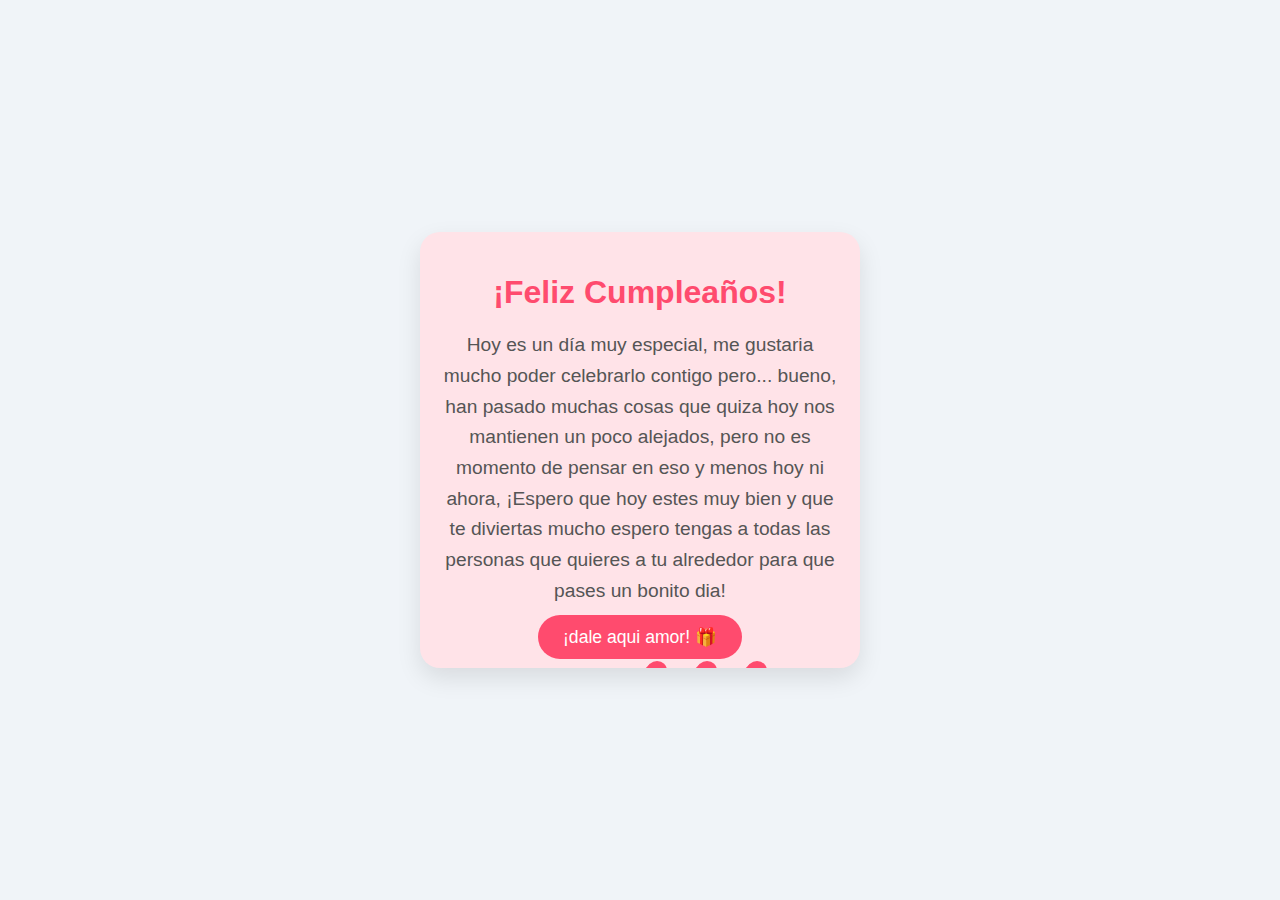
<file: index.html>
<!DOCTYPE html>
<html lang="es">
<head>
    <meta charset="UTF-8">
    <meta name="viewport" content="width=device-width, initial-scale=1.0">
    <title>De mi, Para ti mi chiskistrikis</title>
    <link rel="stylesheet" href="style.css">
    <link rel="stylesheet" href="index.html">
</head>
<body>
    <div class="tarjeta">
    
        <!-- Contenido de la tarjeta -->
        <div class="contenido">
            <h1>¡Feliz Cumpleaños!</h1>
            <p>Hoy es un día muy especial, me gustaria mucho poder celebrarlo contigo pero... 
                bueno, han pasado muchas cosas que quiza hoy nos mantienen un poco alejados, pero no es
                momento de pensar en eso y menos hoy ni ahora, ¡Espero que hoy estes muy bien y que te diviertas mucho
                espero tengas a todas las personas que quieres a tu alrededor para que pases un bonito dia!</p>
        </div>

        <!-- Botón para ir a la siguiente página -->
        <div class="boton-container">
            <a href="index2.html" class="boton">¡dale aqui amor! 🎁</a>
        </div>

        <!-- Corazones flotando -->
        <div class="corazones-flotantes">
            <span class="corazon"></span>
            <span class="corazon"></span>
            <span class="corazon"></span>
        </div>
    </div>
</body>
</html>
</file>
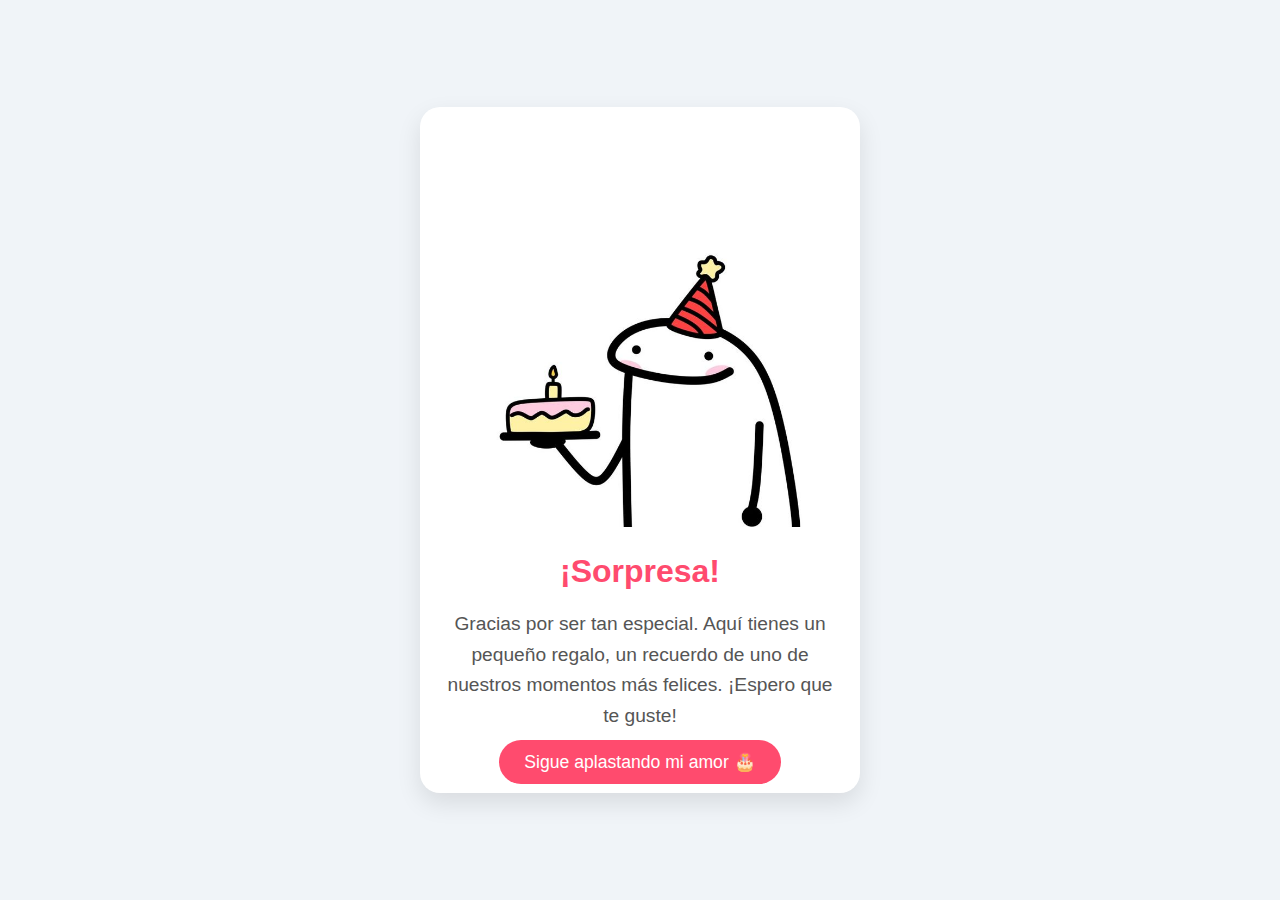
<file: index2.html>
<!DOCTYPE html>
<html lang="es">
<head>
    <meta charset="UTF-8">
    <meta name="viewport" content="width=device-width, initial-scale=1.0">
    <title>Tu Sorpresa Mi amor</title>
    <link rel="stylesheet" href="style2.css">
    <link rel="stylesheet" href="style2.css">
</head>
<body>
    <div class="tarjeta">
        <!-- Foto de la sorpresa -->
        <div class="foto">
            <img src="foto1.jpeg" alt="Foto sorpresa">
        </div>

        <!-- Contenido de la sorpresa -->
        <div class="contenido">
            <h1>¡Sorpresa!</h1>
            <p>Gracias por ser tan especial. Aquí tienes un pequeño regalo, un recuerdo de uno de nuestros momentos más felices. ¡Espero que te guste!</p>
        </div>

        <!-- Botón para regresar a la primera página -->
        <div class="boton-container">
            <a href="index3.html" class="boton">Sigue aplastando mi amor 🎂</a>
        </div>
    </div>
</body>
</html>
</file>
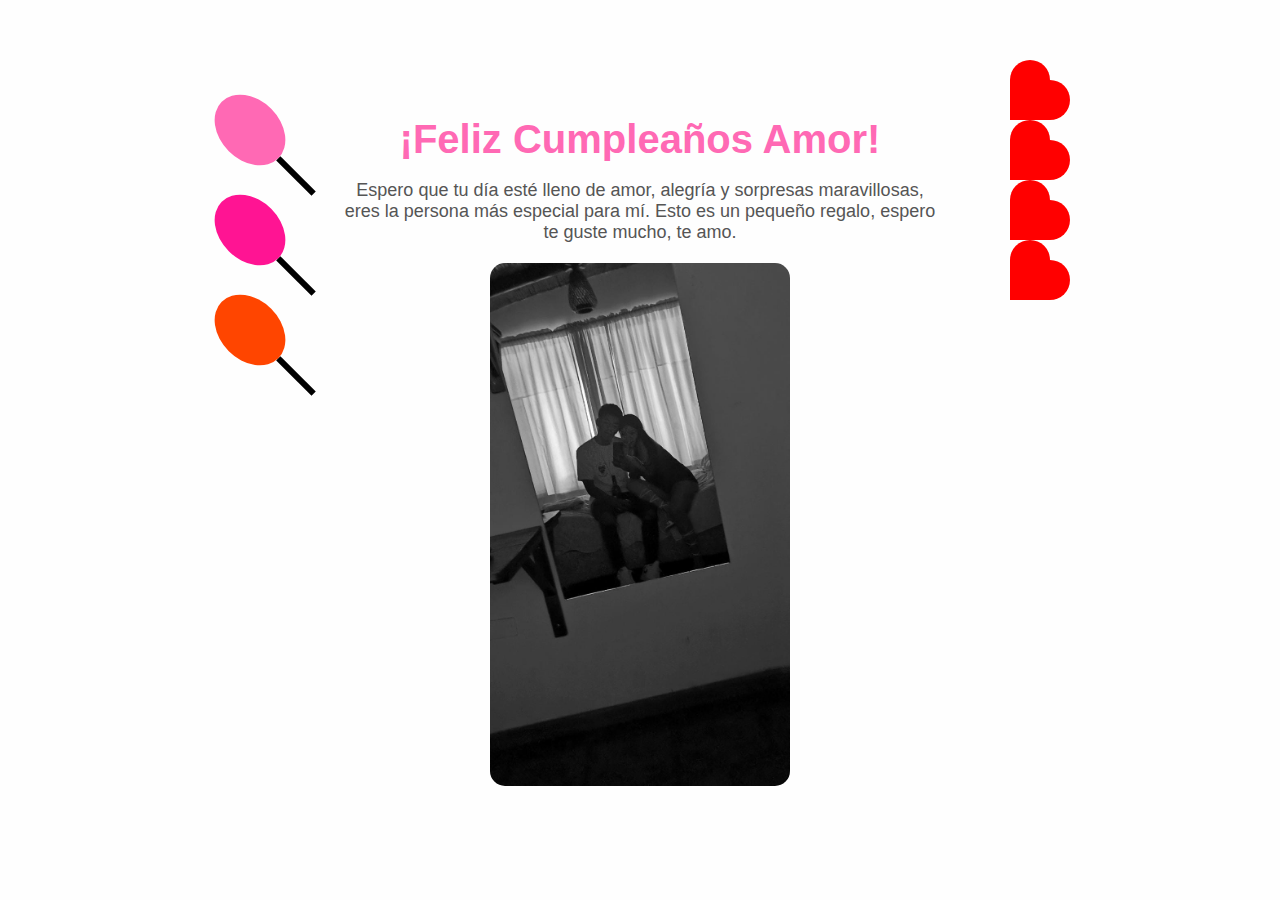
<file: index3.html>
<!DOCTYPE html>
<html lang="es">
<head>
    <meta charset="UTF-8">
    <meta name="viewport" content="width=device-width, initial-scale=1.0">
    <title>Feliz Cumpleaños Mi amor</title>
    <link rel="stylesheet" href="style3.css">
</head>
<body>
    <div class="container">
        <h1>¡Feliz Cumpleaños Amor!</h1>
        <p class="message">Espero que tu día esté lleno de amor, alegría y sorpresas maravillosas, eres la persona más especial para mí.
            Esto es un pequeño regalo, espero te guste mucho, te amo.
        </p>
        <img src="foto2.jpeg" alt="Foto de cumpleaños" class="birthday-image">
        <div class="balloons">
            <div class="balloon" style="background-color: #ff69b4;"></div>
            <div class="balloon" style="background-color: #ff1493;"></div>
            <div class="balloon" style="background-color: #ff4500;"></div>
        </div>
        <div class="hearts">
            <div class="heart"></div>
            <div class="heart"></div>
            <div class="heart"></div>
            <div class="heart"></div>
        </div>
    </div>
</body>
</html>
</file>
<file: style.css>
/* Estilo general */
body {
    margin: 0;
    padding: 0;
    font-family: 'Arial', sans-serif;
    background-color: #f0f4f8;
    display: flex;
    justify-content: center;
    align-items: center;
    height: 100vh;
}

.tarjeta {
    background-color: #ffe3e8;
    border-radius: 20px;
    box-shadow: 0 10px 25px rgba(0, 0, 0, 0.1);
    max-width: 400px;
    text-align: center;
    padding: 20px;
    position: relative;
    overflow: hidden;
    animation: aparecer 1s ease-in-out;
}

@keyframes aparecer {
    from {
        transform: scale(0.8);
        opacity: 0;
    }
    to {
        transform: scale(1);
        opacity: 1;
    }
}

/* Foto principal */
.foto {
    border-radius: 15px;
    overflow: hidden;
    margin-bottom: 20px;
}

.foto img {
    width: 100%;
    height: auto;
    transition: transform 0.5s ease;
}

.foto img:hover {
    transform: scale(1.1); /* Efecto de zoom al pasar el cursor */
}

/* Contenido del mensaje */
.contenido h1 {
    color: #ff4b6e;
    font-size: 2em;
    margin-bottom: 15px;
}

.contenido p {
    color: #555;
    font-size: 1.2em;
    line-height: 1.6;
    margin-bottom: 20px;
}

/* Botón para ir a otra página */
.boton-container {
    margin-top: 20px;
}

.boton {
    background-color: #ff4b6e;
    color: white;
    padding: 12px 25px;
    border-radius: 30px;
    text-decoration: none;
    font-size: 1.1em;
    transition: background-color 0.3s ease;
}

.boton:hover {
    background-color: #ff7a96;
}

/* Corazones flotantes */
.corazones-flotantes {
    position: absolute;
    bottom: 0;
    left: 50%;
    transform: translateX(-50%);
}

.corazon {
    position: absolute;
    width: 20px;
    height: 20px;
    background-color: #ff4b6e;
    transform: rotate(45deg);
    animation: flotar 5s infinite;
}

.corazon::before, .corazon::after {
    content: '';
    position: absolute;
    width: 20px;
    height: 20px;
    background-color: #ff4b6e;
    border-radius: 50%;
}

.corazon::before {
    top: -10px;
    left: 0;
}

.corazon::after {
    left: 10px;
    top: 0;
}

@keyframes flotar {
    0% {
        transform: translateY(0) rotate(45deg);
        opacity: 1;
    }
    100% {
        transform: translateY(-100px) rotate(45deg);
        opacity: 0;
    }
}

.corazon:nth-child(1) {
    left: 0;
    animation-duration: 4s;
    animation-delay: 0s;
}

.corazon:nth-child(2) {
    left: 50px;
    animation-duration: 5s;
    animation-delay: 1s;
}

.corazon:nth-child(3) {
    left: 100px;
    animation-duration: 6s;
    animation-delay: 2s;
}
</file>
<file: style2.css>
/* Estilo general */
body {
    margin: 0;
    padding: 0;
    font-family: 'Arial', sans-serif;
    background-color: #f0f4f8;
    display: flex;
    justify-content: center;
    align-items: center;
    height: 100vh;
}

.tarjeta {
    background-color: #fff;
    border-radius: 20px;
    box-shadow: 0 10px 25px rgba(0, 0, 0, 0.1);
    max-width: 400px;
    text-align: center;
    padding: 20px;
}

.foto {
    border-radius: 15px;
    overflow: hidden;
    margin-bottom: 20px;
}

.foto img {
    width: 100%;
    height: auto;
    transition: transform 0.5s ease;
}

.foto img:hover {
    transform: scale(1.1); /* Efecto de zoom al pasar el ratón */
}

.contenido h1 {
    color: #ff4b6e;
    font-size: 2em;
    margin-bottom: 15px;
}

.contenido p {
    color: #555;
    font-size: 1.2em;
    line-height: 1.6;
    margin-bottom: 20px;
}

.boton-container {
    margin-top: 20px;
}

.boton {
    background-color: #ff4b6e;
    color: white;
    padding: 12px 25px;
    border-radius: 30px;
    text-decoration: none;
    font-size: 1.1em;
    transition: background-color 0.3s ease;
}

.boton:hover {
    background-color: #ff7a96;
}
</file>
<file: style3.css>
body {
    font-family: Arial, sans-serif;
    background-color: #fefefe;
    text-align: center;
    margin: 0;
    padding: 0;
    display: flex;
    justify-content: center;
    align-items: center;
    height: 100vh;
}

.container {
    position: relative;
    padding: 20px;
    max-width: 600px;
    margin: auto;
}

h1 {
    color: #ff69b4;
    margin-bottom: 10px;
    font-size: 2.5em;
    animation: fadeIn 2s ease-in-out;
}

.message {
    font-size: 18px;
    color: #555;
    margin-bottom: 20px;
    animation: fadeIn 3s ease-in-out;
}

.birthday-image {
    width: 300px;
    height: auto;
    border-radius: 15px;
    margin-bottom: 20px;
    animation: zoomIn 2s ease-in-out;
}

.balloons, .hearts {
    position: absolute;
    top: 0;
    bottom: 0;
    width: 100px;
    display: flex;
    flex-direction: column;
    align-items: center;
    pointer-events: none;
}

.balloons {
    left: -120px;
}

.hearts {
    right: -120px;
}

.balloon {
    width: 60px;
    height: 80px;
    background-color: #ff69b4;
    border-radius: 50%;
    display: flex;
    align-items: center;
    justify-content: center;
    transform: rotate(-45deg);
    position: relative;
    margin-top: 20px;
    animation: floatBalloon 8s infinite;
}

.balloon::before {
    content: '';
    position: absolute;
    width: 6px;
    height: 50px;
    background-color: #000;
    bottom: -50px;
    left: 50%;
    transform: translateX(-50%);
}

.heart {
    width: 40px;
    height: 40px;
    background-color: red;
    position: relative;
    margin: 10px 0;
    animation: moveHeart 10s infinite;
}

.heart::before,
.heart::after {
    content: '';
    position: absolute;
    width: 40px;
    height: 40px;
    background-color: red;
    border-radius: 50%;
}

.heart::before {
    top: -20px;
    left: 0;
}

.heart::after {
    left: 20px;
    top: 0;
}

@keyframes floatBalloon {
    0% {
        transform: translateY(0) rotate(-45deg);
    }
    50% {
        transform: translateY(-100px) rotate(-45deg);
    }
    100% {
        transform: translateY(0) rotate(-45deg);
    }
}

@keyframes moveHeart {
    0% {
        transform: translateY(0);
    }
    50% {
        transform: translateY(-50px);
    }
    100% {
        transform: translateY(0);
    }
}

@keyframes fadeIn {
    from {
        opacity: 0;
    }
    to {
        opacity: 1;
    }
}

@keyframes zoomIn {
    from {
        transform: scale(0.8);
        opacity: 0;
    }
    to {
        transform: scale(1);
        opacity: 1;
    }
}
</file>
